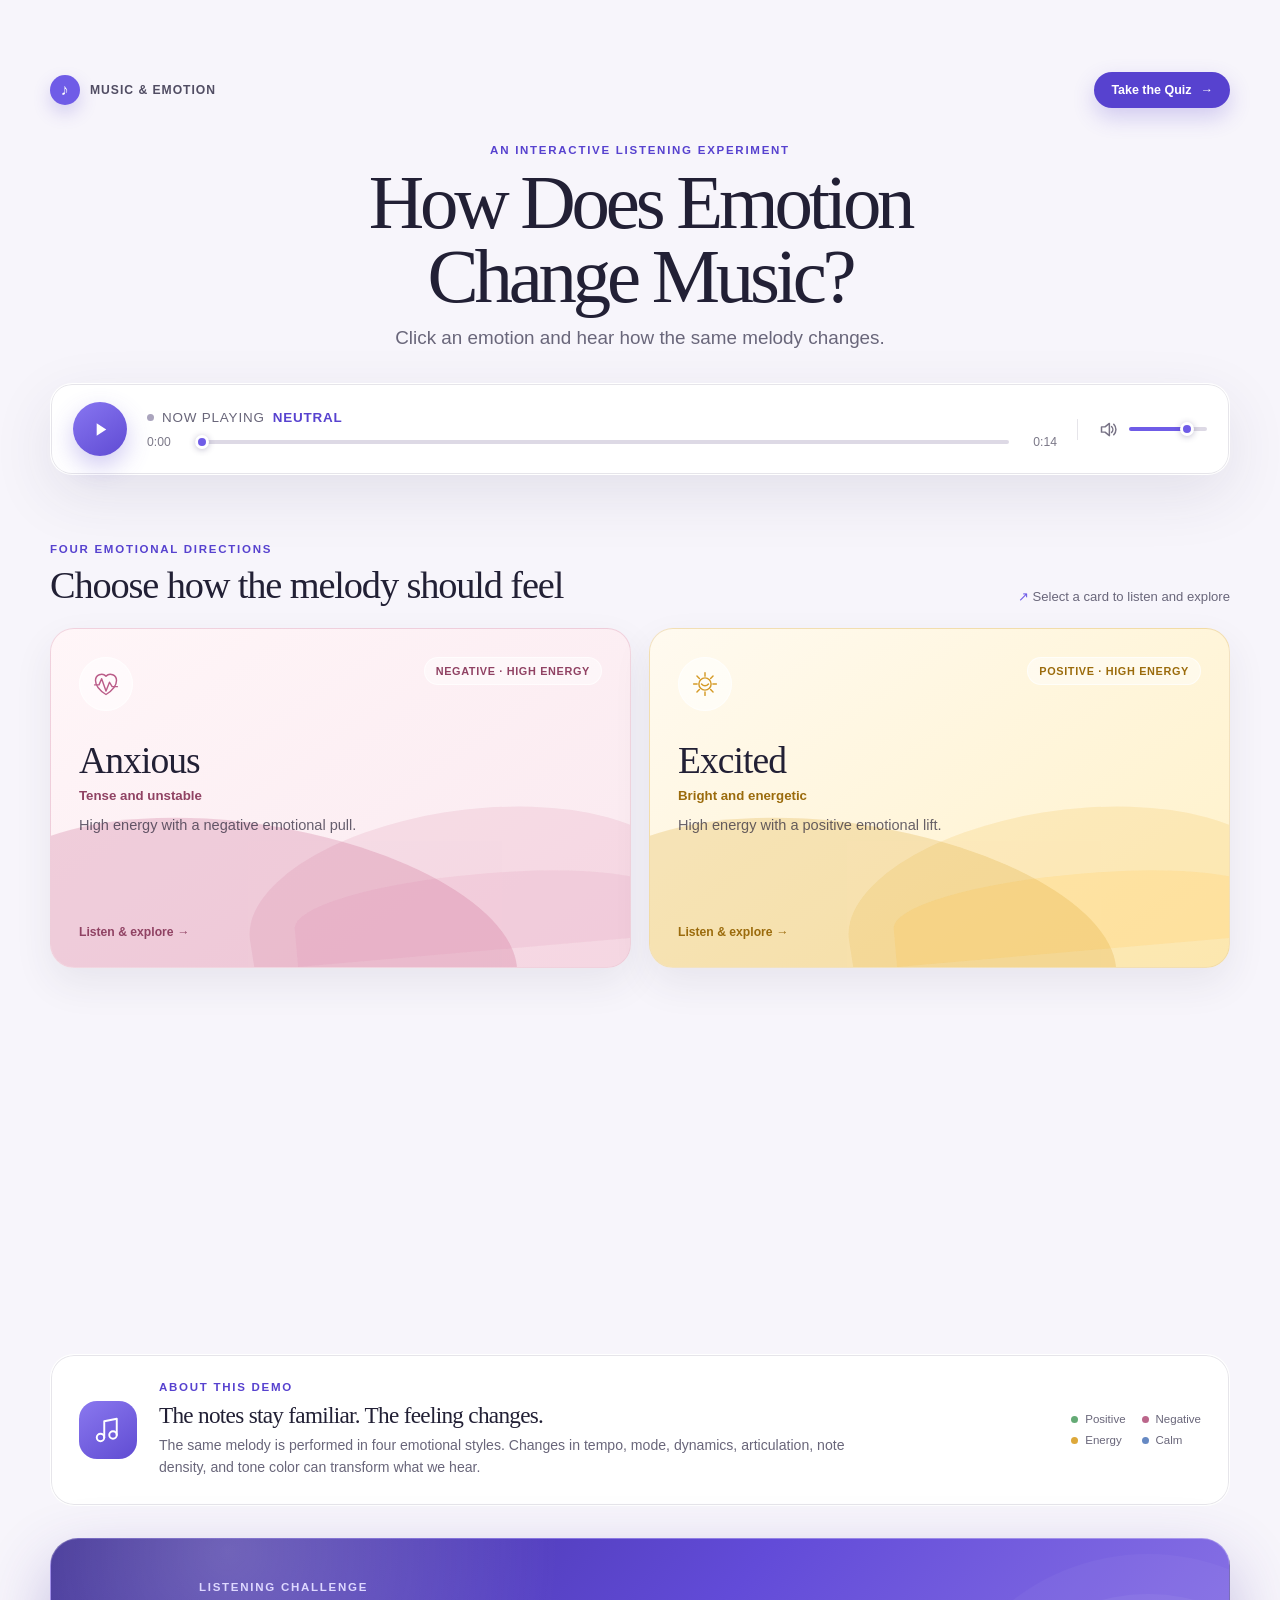
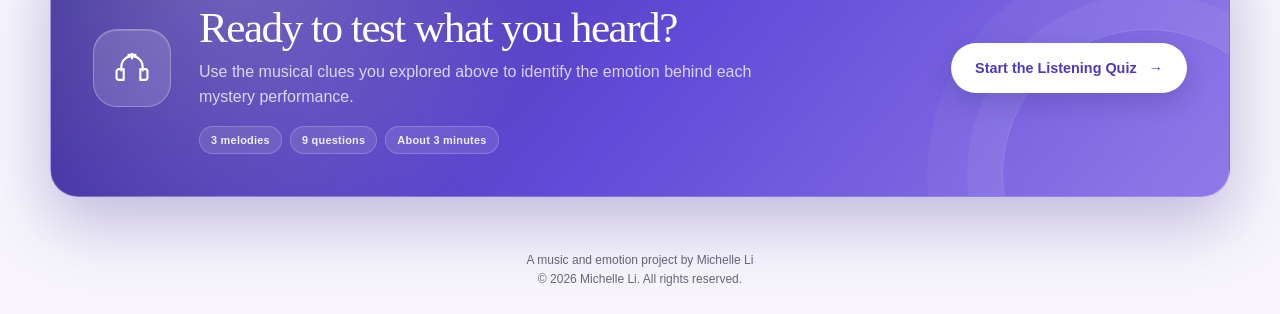
<file: index.html>
<!doctype html>
<html lang="en">
  <head>
    <meta charset="UTF-8" />
    <meta name="viewport" content="width=device-width, initial-scale=1.0" />
    <meta name="robots" content="noindex, nofollow" />
    <title>How Does Emotion Change Music?</title>
    <link rel="stylesheet" href="./styles.css" />
  </head>
  <body>
    <main class="page-shell">
      <nav class="main-nav" aria-label="Main navigation">
        <a class="site-mark" href="#top" aria-label="Music and emotion home">
          <span aria-hidden="true">♪</span>
          Music &amp; Emotion
        </a>
        <a class="top-quiz-link" href="./quiz.html">
          Take the Quiz
          <span aria-hidden="true">→</span>
        </a>
      </nav>

      <header class="hero" id="top">
        <p class="eyebrow">An interactive listening experiment</p>
        <h1>How Does Emotion<br class="title-break" /> Change Music?</h1>
        <p class="subtitle">Click an emotion and hear how the same melody changes.</p>
      </header>

      <section class="player-panel" aria-label="Audio player">
        <button class="play-button" id="playButton" type="button" aria-label="Play Neutral">
          <svg class="play-icon" viewBox="0 0 24 24" aria-hidden="true">
            <path d="M8 5.6v12.8L18 12 8 5.6Z" />
          </svg>
          <svg class="pause-icon" viewBox="0 0 24 24" aria-hidden="true">
            <path d="M7 5h4v14H7zM13 5h4v14h-4z" />
          </svg>
        </button>

        <div class="player-main">
          <div class="now-playing">
            <span class="status-dot" aria-hidden="true"></span>
            <span>Now playing</span>
            <strong id="currentEmotion">Neutral</strong>
          </div>
          <div class="timeline-row">
            <span class="time" id="currentTime">0:00</span>
            <input
              class="range timeline"
              id="timeline"
              type="range"
              min="0"
              max="1000"
              value="0"
              aria-label="Playback position"
            />
            <span class="time" id="duration">0:00</span>
          </div>
        </div>

        <div class="volume-control">
          <svg viewBox="0 0 24 24" aria-hidden="true">
            <path d="M4 9v6h4l5 4V5L8 9H4Zm11.5-.5a5 5 0 0 1 0 7M18 6a8.5 8.5 0 0 1 0 12" />
          </svg>
          <input
            class="range volume"
            id="volume"
            type="range"
            min="0"
            max="1"
            step="0.01"
            value="0.8"
            aria-label="Volume"
          />
        </div>
        <audio id="audio" preload="metadata" src="./data/Audio/Neutral.wav"></audio>
      </section>

      <section class="emotion-section" aria-labelledby="emotionHeading">
        <div class="section-heading">
          <div>
            <p class="section-kicker">Four emotional directions</p>
            <h2 id="emotionHeading">Choose how the melody should feel</h2>
          </div>
          <p class="section-hint"><span aria-hidden="true">↗</span> Select a card to listen and explore</p>
        </div>
        <div class="emotion-grid" id="emotionGrid">
          <button class="emotion-card anxious" type="button" data-emotion="anxious" data-name="Anxious" data-audio="./data/Audio/Anxious.wav">
            <span class="card-inner">
              <span class="card-face card-front">
                <span class="card-topline">
                  <span class="emotion-icon"><svg viewBox="0 0 32 32"><path d="M3 17h5l3-7 5 14 4-10 3 5h6"/><path d="M16 28C8 23 4 18 4 12a7 7 0 0 1 12-5 7 7 0 0 1 12 5c0 6-4 11-12 16Z"/></svg></span>
                  <span class="quadrant-label">Negative · High energy</span>
                </span>
                <span class="front-copy">
                  <span class="emotion-name">Anxious</span>
                  <span class="emotion-direction">Tense and unstable</span>
                  <span class="emotion-summary">High energy with a negative emotional pull.</span>
                </span>
                <span class="explore-label">Listen &amp; explore →</span>
                <span class="landscape"><span class="landscape-line"></span></span>
              </span>
              <span class="card-face card-back">
                <span class="back-intro">
                  <span>
                    <span class="playing-pill">Selected</span>
                    <span class="emotion-name">Anxious</span>
                    <span class="emotion-direction">Tense and unstable</span>
                  </span>
                  <span>
                    <span class="back-title">What changed?</span>
                    <span class="change-list">
                      <span>Faster pulse</span><span>Minor mode</span><span>Irregular rhythm</span><span>Sharper accents</span>
                    </span>
                  </span>
                </span>
                <span class="back-explanation">
                  <span class="back-title">Why it sounds this way</span>
                  <p>Anxiety carries energy without ease. A quicker pulse, darker mode, compressed rhythm, and sharper attacks can make the melody feel urgent and unsettled.</p>
                </span>
                <span class="music-dna">
                  <span class="back-title">Music DNA</span>
                  <span class="dna-note">Illustrative profile</span>
                  <span class="dna-list">
                    <span class="dna-row"><span class="dna-label">Tempo</span><span class="stars">★★★☆☆</span></span>
                    <span class="dna-row"><span class="dna-label">Brightness</span><span class="stars">★★☆☆☆</span></span>
                    <span class="dna-row"><span class="dna-label">Note density</span><span class="stars">★★★☆☆</span></span>
                    <span class="dna-row"><span class="dna-label">Dynamics</span><span class="stars">★★★★☆</span></span>
                    <span class="dna-row"><span class="dna-label">Stability</span><span class="stars">★★★☆☆</span></span>
                  </span>
                </span>
              </span>
            </span>
          </button>

          <button class="emotion-card excited" type="button" data-emotion="excited" data-name="Excited" data-audio="./data/Audio/Excited.wav">
            <span class="card-inner">
              <span class="card-face card-front">
                <span class="card-topline"><span class="emotion-icon"><svg viewBox="0 0 32 32"><path d="M16 3v4M16 25v4M3 16h4M25 16h4M6.8 6.8l2.8 2.8M22.4 22.4l2.8 2.8M25.2 6.8l-2.8 2.8M9.6 22.4l-2.8 2.8"/><circle cx="16" cy="16" r="7"/><path d="M12 16c1.2 1.3 2.5 2 4 2s2.8-.7 4-2"/></svg></span><span class="quadrant-label">Positive · High energy</span></span>
                <span class="front-copy"><span class="emotion-name">Excited</span><span class="emotion-direction">Bright and energetic</span><span class="emotion-summary">High energy with a positive emotional lift.</span></span>
                <span class="explore-label">Listen &amp; explore →</span>
                <span class="landscape"><span class="landscape-line"></span></span>
              </span>
              <span class="card-face card-back">
                <span class="back-intro">
                  <span><span class="playing-pill">Selected</span><span class="emotion-name">Excited</span><span class="emotion-direction">Bright and energetic</span></span>
                  <span><span class="back-title">What changed?</span><span class="change-list"><span>Faster tempo</span><span>Major mode</span><span>Brighter tone</span><span>More motion</span></span></span>
                </span>
                <span class="back-explanation"><span class="back-title">Why it sounds this way</span><p>Excitement feels active and forward-moving. Faster tempo, bright tone, strong rhythm, and denser notes give the melody momentum and an uplifting sense of motion.</p></span>
                <span class="music-dna"><span class="back-title">Music DNA</span><span class="dna-note">Illustrative profile</span><span class="dna-list">
                  <span class="dna-row"><span class="dna-label">Tempo</span><span class="stars">★★★★☆</span></span>
                  <span class="dna-row"><span class="dna-label">Brightness</span><span class="stars">★★★★★</span></span>
                  <span class="dna-row"><span class="dna-label">Note density</span><span class="stars">★★★★☆</span></span>
                  <span class="dna-row"><span class="dna-label">Dynamics</span><span class="stars">★★★★★</span></span>
                  <span class="dna-row"><span class="dna-label">Stability</span><span class="stars">★★★★☆</span></span>
                </span></span>
              </span>
            </span>
          </button>

          <button class="emotion-card happy" type="button" data-emotion="happy" data-name="Happy" data-audio="./data/Audio/Happy.wav">
            <span class="card-inner">
              <span class="card-face card-front">
                <span class="card-topline"><span class="emotion-icon"><svg viewBox="0 0 32 32"><path d="M27 5C15 6 8 12 8 21c0 4 3 6 6 6 8 0 13-10 13-22Z"/><path d="M5 28c4-7 9-12 17-17M14 22c0-3-.5-5-2-7M18 17c2 0 4 .5 5 1"/></svg></span><span class="quadrant-label">Positive · Moderate energy</span></span>
                <span class="front-copy"><span class="emotion-name">Happy</span><span class="emotion-direction">Bright and lively</span><span class="emotion-summary">Positive emotion with lively, playful movement.</span></span>
                <span class="explore-label">Listen &amp; explore →</span>
                <span class="landscape"><span class="landscape-line"></span></span>
              </span>
              <span class="card-face card-back">
                <span class="back-intro">
                  <span><span class="playing-pill">Selected</span><span class="emotion-name">Happy</span><span class="emotion-direction">Bright and lively</span></span>
                  <span><span class="back-title">What changed?</span><span class="change-list"><span>Slightly faster tempo</span><span>Brighter tone</span><span>More staccato</span><span>Lively movement</span></span></span>
                </span>
                <span class="back-explanation"><span class="back-title">Why it sounds this way</span><p>Happiness feels bright, playful, and forward-moving. A slightly faster tempo, lively tone, and more staccato notes give the melody a light sense of bounce.</p></span>
                <span class="music-dna"><span class="back-title">Music DNA</span><span class="dna-note">Illustrative profile</span><span class="dna-list">
                  <span class="dna-row"><span class="dna-label">Tempo</span><span class="stars">★★★★★</span></span>
                  <span class="dna-row"><span class="dna-label">Brightness</span><span class="stars">★★★★★</span></span>
                  <span class="dna-row"><span class="dna-label">Note density</span><span class="stars">★★★★☆</span></span>
                  <span class="dna-row"><span class="dna-label">Dynamics</span><span class="stars">★★★☆☆</span></span>
                  <span class="dna-row"><span class="dna-label">Stability</span><span class="stars">★★★★☆</span></span>
                </span></span>
              </span>
            </span>
          </button>

          <button class="emotion-card sad" type="button" data-emotion="sad" data-name="Sad" data-audio="./data/Audio/Sad.wav">
            <span class="card-inner">
              <span class="card-face card-front">
                <span class="card-topline"><span class="emotion-icon"><svg viewBox="0 0 32 32"><path d="M9 21h15a6 6 0 0 0 0-12 9 9 0 0 0-17 3 5 5 0 0 0 2 9Z"/><path d="M11 25l-1 3M17 25l-1 3M23 25l-1 3"/></svg></span><span class="quadrant-label">Negative · Low energy</span></span>
                <span class="front-copy"><span class="emotion-name">Sad</span><span class="emotion-direction">Slow and reflective</span><span class="emotion-summary">Low energy with a negative emotional weight.</span></span>
                <span class="explore-label">Listen &amp; explore →</span>
                <span class="landscape"><span class="landscape-line"></span></span>
              </span>
              <span class="card-face card-back">
                <span class="back-intro">
                  <span><span class="playing-pill">Selected</span><span class="emotion-name">Sad</span><span class="emotion-direction">Slow and reflective</span></span>
                  <span><span class="back-title">What changed?</span><span class="change-list"><span>Slower tempo</span><span>Minor mode</span><span>Fewer notes</span><span>Darker tone</span></span></span>
                </span>
                <span class="back-explanation"><span class="back-title">Why it sounds this way</span><p>Sadness often lowers the energy of a performance. Slower tempo, sustained notes, softer dynamics, and darker tone create more space for the melody to feel reflective.</p></span>
                <span class="music-dna"><span class="back-title">Music DNA</span><span class="dna-note">Illustrative profile</span><span class="dna-list">
                  <span class="dna-row"><span class="dna-label">Tempo</span><span class="stars">★☆☆☆☆</span></span>
                  <span class="dna-row"><span class="dna-label">Brightness</span><span class="stars">★☆☆☆☆</span></span>
                  <span class="dna-row"><span class="dna-label">Note density</span><span class="stars">★★☆☆☆</span></span>
                  <span class="dna-row"><span class="dna-label">Dynamics</span><span class="stars">★★☆☆☆</span></span>
                  <span class="dna-row"><span class="dna-label">Stability</span><span class="stars">★★★★☆</span></span>
                </span></span>
              </span>
            </span>
          </button>
        </div>
      </section>

      <section class="about-panel" aria-labelledby="aboutHeading">
        <div class="about-icon" aria-hidden="true">
          <svg viewBox="0 0 24 24">
            <path d="M9 18V5l10-2v13" />
            <circle cx="6" cy="18" r="3" />
            <circle cx="16" cy="16" r="3" />
          </svg>
        </div>
        <div>
          <p class="section-kicker">About this demo</p>
          <h2 id="aboutHeading">The notes stay familiar. The feeling changes.</h2>
          <p>
            The same melody is performed in four emotional styles. Changes in tempo, mode,
            dynamics, articulation, note density, and tone color can transform what we hear.
          </p>
        </div>
        <div class="axis-key" aria-label="Emotion model key">
          <span><i class="axis-dot positive"></i> Positive</span>
          <span><i class="axis-dot negative"></i> Negative</span>
          <span><i class="axis-dot energy"></i> Energy</span>
          <span><i class="axis-dot calm"></i> Calm</span>
        </div>
      </section>

      <section class="quiz-invite" aria-labelledby="quizInviteHeading">
        <div class="quiz-invite-icon" aria-hidden="true">
          <svg viewBox="0 0 32 32">
            <path d="M7 18v-3a9 9 0 0 1 18 0v3" />
            <path d="M7 17H5a2 2 0 0 0-2 2v5a2 2 0 0 0 2 2h4v-9H7ZM25 17h2a2 2 0 0 1 2 2v5a2 2 0 0 1-2 2h-4v-9h2Z" />
            <path d="M16 8V4M13 5h6" />
          </svg>
        </div>
        <div class="quiz-invite-copy">
          <p class="section-kicker">Listening challenge</p>
          <h2 id="quizInviteHeading">Ready to test what you heard?</h2>
          <p>Use the musical clues you explored above to identify the emotion behind each mystery performance.</p>
          <div class="quiz-meta" aria-label="Quiz details">
            <span>3 melodies</span>
            <span>9 questions</span>
            <span>About 3 minutes</span>
          </div>
        </div>
        <a class="quiz-link" href="./quiz.html">
          Start the Listening Quiz
          <span aria-hidden="true">→</span>
        </a>
      </section>
    </main>

    <footer class="site-footer">
      <span>A music and emotion project by Michelle Li</span>
      <span>© 2026 Michelle Li. All rights reserved.</span>
    </footer>

    <script src="./app.js"></script>
  </body>
</html>
</file>
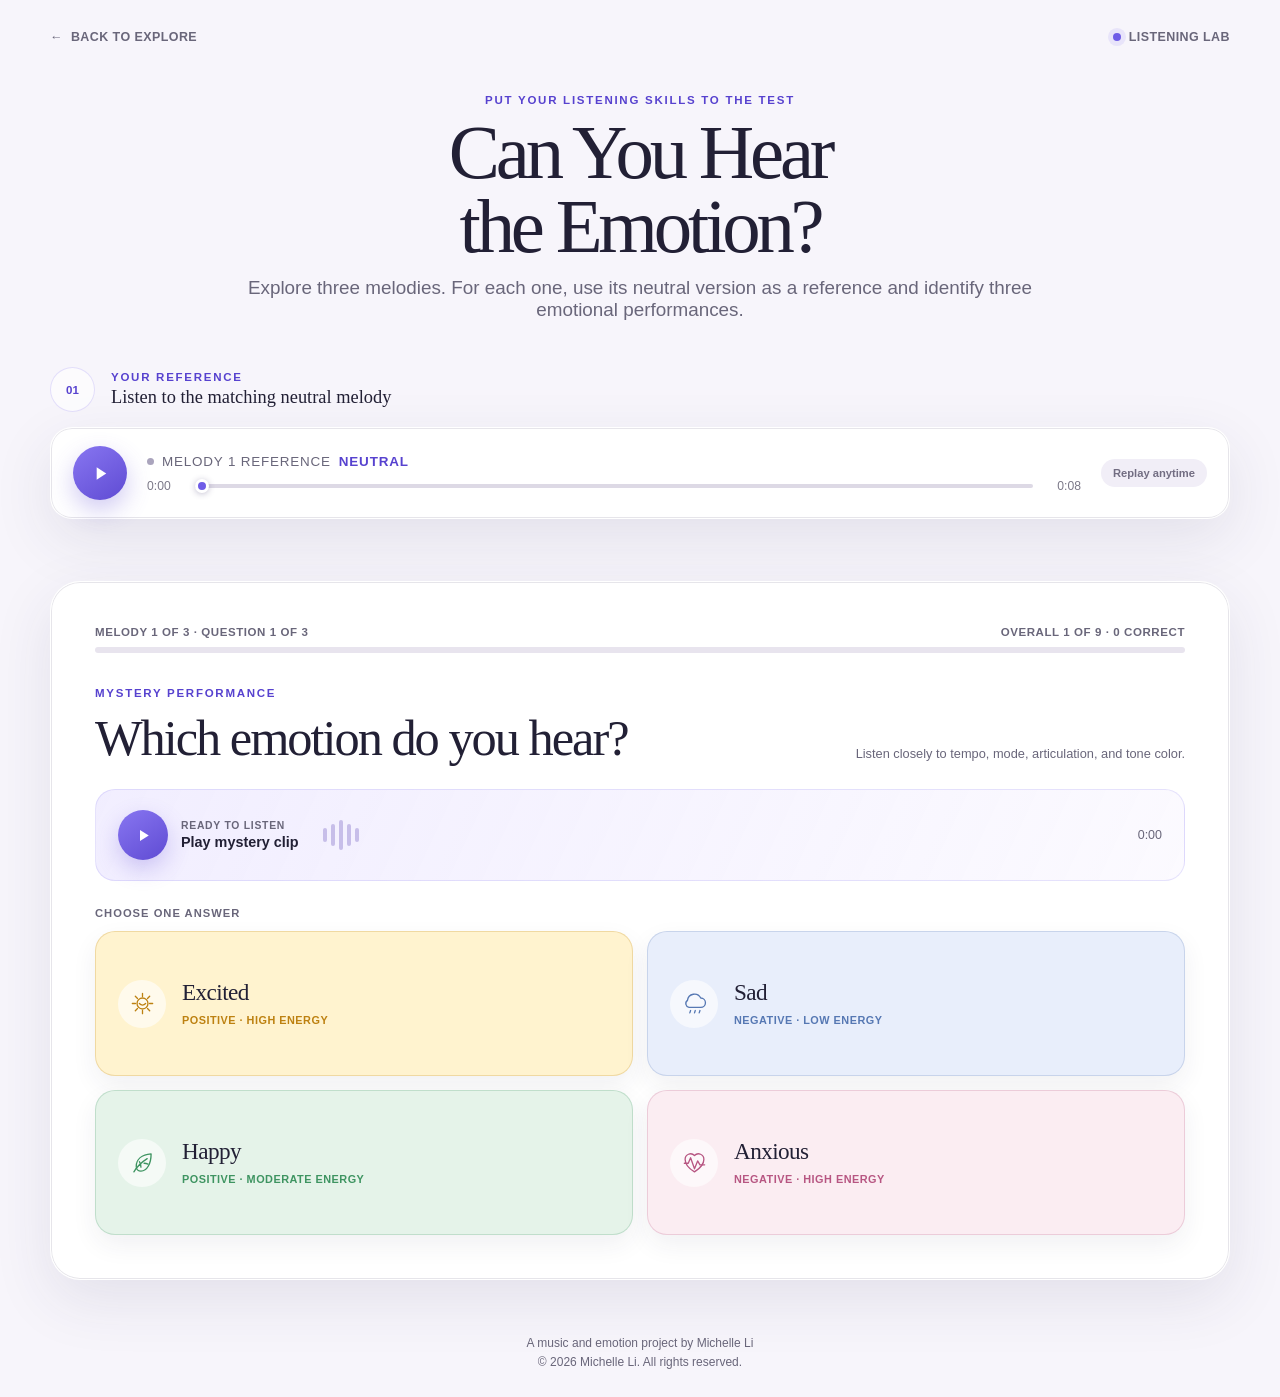
<file: quiz.html>
<!doctype html>
<html lang="en">
  <head>
    <meta charset="UTF-8" />
    <meta name="viewport" content="width=device-width, initial-scale=1.0" />
    <meta name="robots" content="noindex, nofollow" />
    <title>Listening Quiz · How Does Emotion Change Music?</title>
    <link rel="stylesheet" href="./styles.css" />
    <link rel="stylesheet" href="./quiz.css" />
  </head>
  <body>
    <main class="page-shell quiz-page">
      <nav class="quiz-nav">
        <a href="./index.html"><span aria-hidden="true">←</span> Back to explore</a>
        <span class="quiz-nav-mark"><i aria-hidden="true"></i> Listening Lab</span>
      </nav>

      <header class="quiz-hero">
        <p class="eyebrow">Put your listening skills to the test</p>
        <h1>Can You Hear<br class="title-break" /> the Emotion?</h1>
        <p class="subtitle">
          Explore three melodies. For each one, use its neutral version as a reference and identify three emotional performances.
        </p>
      </header>

      <section class="reference-section">
        <div class="reference-label">
          <span class="reference-number" id="referenceNumber">01</span>
          <div>
            <p class="section-kicker">Your reference</p>
            <h2 id="referenceHeading">Listen to the matching neutral melody</h2>
          </div>
        </div>

        <div class="player-panel reference-player" id="referencePlayer" aria-label="Neutral reference player">
          <button class="play-button" id="referencePlay" type="button" aria-label="Play Neutral reference">
            <svg class="play-icon" viewBox="0 0 24 24" aria-hidden="true"><path d="M8 5.6v12.8L18 12 8 5.6Z" /></svg>
            <svg class="pause-icon" viewBox="0 0 24 24" aria-hidden="true"><path d="M7 5h4v14H7zM13 5h4v14h-4z" /></svg>
          </button>
          <div class="player-main">
            <div class="now-playing">
              <span class="status-dot" aria-hidden="true"></span>
              <span id="referenceMelody">Melody 1 reference</span>
              <strong>Neutral</strong>
            </div>
            <div class="timeline-row">
              <span class="time" id="referenceCurrentTime">0:00</span>
              <input class="range timeline" id="referenceTimeline" type="range" min="0" max="1000" value="0" aria-label="Neutral playback position" />
              <span class="time" id="referenceDuration">0:00</span>
            </div>
          </div>
          <div class="reference-badge">Replay anytime</div>
          <audio id="referenceAudio" preload="metadata" src="./data/Audio/m01_Neutral.wav"></audio>
        </div>
      </section>

      <section class="quiz-stage" id="quizStage">
        <div class="quiz-progress-wrap">
          <div class="quiz-progress-copy">
            <span id="questionCounter">Melody 1 of 3 · Question 1 of 3</span>
            <span id="scoreCounter">Overall 1 of 9 · 0 correct</span>
          </div>
          <div class="quiz-progress">
            <span id="quizProgressFill"></span>
          </div>
        </div>

        <div class="question-heading">
          <div>
            <p class="section-kicker">Mystery performance</p>
            <h2>Which emotion do you hear?</h2>
          </div>
          <p>Listen closely to tempo, mode, articulation, and tone color.</p>
        </div>

        <div class="mystery-player" id="mysteryPlayer">
          <button class="mystery-play" id="mysteryPlay" type="button" aria-label="Play mystery performance">
            <span class="mystery-play-icon">
              <svg class="play-icon" viewBox="0 0 24 24" aria-hidden="true"><path d="M8 5.6v12.8L18 12 8 5.6Z" /></svg>
              <svg class="pause-icon" viewBox="0 0 24 24" aria-hidden="true"><path d="M7 5h4v14H7zM13 5h4v14h-4z" /></svg>
            </span>
            <span>
              <small id="mysteryStatus">Ready to listen</small>
              <strong>Play mystery clip</strong>
            </span>
          </button>
          <div class="mystery-wave">
            <span></span><span></span><span></span><span></span><span></span>
          </div>
          <span class="mystery-time" id="mysteryTime">0:00</span>
          <audio id="questionAudio" preload="metadata"></audio>
        </div>

        <div class="answer-prompt">Choose one answer</div>
        <div class="answer-grid" id="answerGrid"></div>

        <div class="feedback-panel" id="feedbackPanel" hidden>
          <div class="feedback-icon" id="feedbackIcon" aria-hidden="true"></div>
          <div class="feedback-copy">
            <p class="feedback-label" id="feedbackLabel"></p>
            <h3 id="feedbackTitle"></h3>
            <p id="feedbackText"></p>
          </div>
          <button class="next-button" id="nextButton" type="button">
            Next question <span aria-hidden="true">→</span>
          </button>
        </div>
      </section>

      <section class="results-panel" id="resultsPanel" hidden>
        <div class="result-orbit"><span id="resultScore">0/9</span></div>
        <p class="section-kicker">Quiz complete</p>
        <h2 id="resultTitle">Great listening!</h2>
        <p id="resultMessage"></p>
        <div class="result-review" id="resultReview"></div>
        <form
          class="results-submit"
          id="resultsForm"
          name="emotion-quiz-results"
          method="POST"
          data-netlify="true"
        >
          <input type="hidden" name="form-name" value="emotion-quiz-results" />
          <input type="hidden" name="q01_stimulus_id" />
          <input type="hidden" name="q01_expected" />
          <input type="hidden" name="q01_selected" />
          <input type="hidden" name="q01_correct" />
          <input type="hidden" name="q02_stimulus_id" />
          <input type="hidden" name="q02_expected" />
          <input type="hidden" name="q02_selected" />
          <input type="hidden" name="q02_correct" />
          <input type="hidden" name="q03_stimulus_id" />
          <input type="hidden" name="q03_expected" />
          <input type="hidden" name="q03_selected" />
          <input type="hidden" name="q03_correct" />
          <input type="hidden" name="q04_stimulus_id" />
          <input type="hidden" name="q04_expected" />
          <input type="hidden" name="q04_selected" />
          <input type="hidden" name="q04_correct" />
          <input type="hidden" name="q05_stimulus_id" />
          <input type="hidden" name="q05_expected" />
          <input type="hidden" name="q05_selected" />
          <input type="hidden" name="q05_correct" />
          <input type="hidden" name="q06_stimulus_id" />
          <input type="hidden" name="q06_expected" />
          <input type="hidden" name="q06_selected" />
          <input type="hidden" name="q06_correct" />
          <input type="hidden" name="q07_stimulus_id" />
          <input type="hidden" name="q07_expected" />
          <input type="hidden" name="q07_selected" />
          <input type="hidden" name="q07_correct" />
          <input type="hidden" name="q08_stimulus_id" />
          <input type="hidden" name="q08_expected" />
          <input type="hidden" name="q08_selected" />
          <input type="hidden" name="q08_correct" />
          <input type="hidden" name="q09_stimulus_id" />
          <input type="hidden" name="q09_expected" />
          <input type="hidden" name="q09_selected" />
          <input type="hidden" name="q09_correct" />
          <input type="hidden" name="question_count" />
          <input type="hidden" name="total_correct" />
          <input type="hidden" name="accuracy" />

          <p class="submit-explanation">
            Your anonymous results can help us understand how effectively musical changes communicate emotion. No personal information is collected.
          </p>
          <button class="submit-results-button" id="submitResultsButton" type="submit">
            Submit results <span aria-hidden="true">→</span>
          </button>
          <p class="submit-status" id="submitStatus"></p>
        </form>
        <div class="result-actions">
          <button class="restart-button" id="restartButton" type="button">Try again <span aria-hidden="true">↻</span></button>
          <a class="review-link" href="./index.html">Review the emotion guide</a>
        </div>
      </section>
    </main>

    <footer class="site-footer">
      <span>A music and emotion project by Michelle Li</span>
      <span>© 2026 Michelle Li. All rights reserved.</span>
    </footer>

    <script src="./quiz.js"></script>
  </body>
</html>
</file>
<file: styles.css>
:root {
  color-scheme: light;
  --ink: #222035;
  --muted: #69667a;
  --paper: #fbfaf7;
  --violet: #6f5ce7;
  --violet-dark: #5742cf;
  --line: rgba(49, 42, 82, 0.12);
  --shadow: 0 20px 60px rgba(53, 45, 86, 0.1);
}

* {
  box-sizing: border-box;
}

html {
  scroll-behavior: smooth;
}

body {
  margin: 0;
  min-width: 320px;
  min-height: 100vh;
  overflow-x: hidden;
  color: var(--ink);
  background: #f7f5fb;
  font-family: Arial, sans-serif;
}

button,
input {
  font: inherit;
}

button {
  color: inherit;
}

.page-shell {
  width: min(1180px, calc(100% - 40px));
  margin: 0 auto;
  padding: 72px 0 56px;
}

.site-footer {
  display: grid;
  gap: 5px;
  padding: 0 20px 28px;
  color: var(--muted);
  font-size: 0.75rem;
  text-align: center;
}

.main-nav {
  display: flex;
  align-items: center;
  justify-content: space-between;
  margin-bottom: 36px;
}

.site-mark,
.top-quiz-link {
  text-decoration: none;
}

.site-mark {
  display: inline-flex;
  gap: 10px;
  align-items: center;
  color: #514d63;
  font-size: 0.76rem;
  font-weight: 800;
  letter-spacing: 0.08em;
  text-transform: uppercase;
}

.site-mark span {
  display: grid;
  width: 30px;
  height: 30px;
  place-items: center;
  border-radius: 50%;
  color: white;
  background: var(--violet);
  font-size: 1rem;
  box-shadow: 0 8px 18px rgba(87, 66, 207, 0.22);
}

.top-quiz-link {
  display: inline-flex;
  gap: 9px;
  align-items: center;
  padding: 11px 17px;
  border-radius: 999px;
  color: white;
  background: var(--violet-dark);
  box-shadow: 0 9px 22px rgba(87, 66, 207, 0.24);
  font-size: 0.78rem;
  font-weight: 800;
  transition: transform 180ms ease, box-shadow 180ms ease;
}

.top-quiz-link span,
.quiz-link span {
  transition: transform 180ms ease;
}

.top-quiz-link:hover {
  transform: translateY(-2px);
  box-shadow: 0 13px 27px rgba(87, 66, 207, 0.3);
}

.top-quiz-link:hover span,
.quiz-link:hover span {
  transform: translateX(4px);
}

.top-quiz-link:focus-visible,
.site-mark:focus-visible {
  outline: 3px solid rgba(111, 92, 231, 0.28);
  outline-offset: 4px;
}

.hero {
  max-width: 870px;
  margin: 0 auto 34px;
  text-align: center;
}

.eyebrow,
.section-kicker {
  margin: 0 0 10px;
  color: var(--violet-dark);
  font-size: 0.72rem;
  font-weight: 800;
  letter-spacing: 0.15em;
  text-transform: uppercase;
}

h1,
h2,
p {
  margin-top: 0;
}

h1,
h2,
.emotion-name {
  font-family: Georgia, "Times New Roman", serif;
}

h1 {
  margin-bottom: 14px;
  font-size: clamp(2.75rem, 6vw, 5.55rem);
  font-weight: 500;
  letter-spacing: -0.055em;
  line-height: 0.96;
}

.subtitle {
  margin-bottom: 0;
  color: var(--muted);
  font-size: clamp(1rem, 2vw, 1.18rem);
}

.player-panel {
  display: grid;
  grid-template-columns: auto minmax(0, 1fr) auto;
  gap: 20px;
  align-items: center;
  margin-bottom: 68px;
  padding: 18px 22px;
  border: 1px solid rgba(255, 255, 255, 0.85);
  border-radius: 22px;
  background: white;
  box-shadow: var(--shadow), inset 0 0 0 1px var(--line);
}

.play-button {
  display: grid;
  width: 54px;
  height: 54px;
  padding: 0;
  place-items: center;
  border: 0;
  border-radius: 50%;
  color: white;
  background: linear-gradient(145deg, #8876f1, #5f4bd3);
  box-shadow: 0 10px 24px rgba(99, 79, 213, 0.3);
  cursor: pointer;
  transition: transform 180ms ease, box-shadow 180ms ease;
}

.play-button:hover {
  transform: translateY(-2px);
  box-shadow: 0 13px 28px rgba(99, 79, 213, 0.36);
}

.play-button:focus-visible,
.emotion-card:focus-visible {
  outline: 3px solid rgba(111, 92, 231, 0.28);
  outline-offset: 4px;
}

.play-button svg {
  width: 23px;
  height: 23px;
  fill: currentColor;
}

.play-button .pause-icon,
.play-button.is-playing .play-icon {
  display: none;
}

.play-button.is-playing .pause-icon {
  display: block;
}

.player-main {
  min-width: 0;
}

.now-playing {
  display: flex;
  gap: 8px;
  align-items: center;
  margin-bottom: 10px;
  color: var(--muted);
  font-size: 0.84rem;
  text-transform: uppercase;
  letter-spacing: 0.06em;
}

.now-playing strong {
  overflow: hidden;
  color: var(--violet-dark);
  text-overflow: ellipsis;
  white-space: nowrap;
}

.status-dot {
  width: 7px;
  height: 7px;
  border-radius: 50%;
  background: #aaa4bd;
  transition: background 180ms ease, box-shadow 180ms ease;
}

.player-panel.is-playing .status-dot {
  background: #725ee2;
  box-shadow: 0 0 0 5px rgba(114, 94, 226, 0.11);
}

.timeline-row {
  display: grid;
  grid-template-columns: 38px minmax(80px, 1fr) 38px;
  gap: 10px;
  align-items: center;
}

.time {
  color: #7b7888;
  font-size: 0.76rem;
  font-variant-numeric: tabular-nums;
}

.time:last-child {
  text-align: right;
}

.range {
  --range-progress: 0%;
  width: 100%;
  height: 4px;
  margin: 0;
  appearance: none;
  border-radius: 999px;
  background: linear-gradient(to right, var(--violet) var(--range-progress), #ddd9e5 var(--range-progress));
  cursor: pointer;
}

.range::-webkit-slider-thumb {
  width: 14px;
  height: 14px;
  appearance: none;
  border: 3px solid white;
  border-radius: 50%;
  background: var(--violet);
  box-shadow: 0 1px 6px rgba(52, 42, 100, 0.3);
}

.volume-control {
  display: flex;
  gap: 10px;
  align-items: center;
  padding-left: 20px;
  border-left: 1px solid var(--line);
}

.volume-control svg {
  width: 21px;
  height: 21px;
  fill: none;
  stroke: #777285;
  stroke-linecap: round;
  stroke-linejoin: round;
  stroke-width: 1.7;
}

.volume {
  --range-progress: 80%;
  width: 78px;
}

.emotion-section {
  margin-bottom: 28px;
}

.section-heading {
  display: flex;
  gap: 30px;
  align-items: flex-end;
  justify-content: space-between;
  margin-bottom: 22px;
}

.section-heading h2,
.about-panel h2 {
  margin-bottom: 0;
  font-size: clamp(1.65rem, 3vw, 2.45rem);
  font-weight: 500;
  letter-spacing: -0.03em;
  line-height: 1.05;
}

.section-hint {
  margin-bottom: 2px;
  color: var(--muted);
  font-size: 0.82rem;
  white-space: nowrap;
}

.section-hint span {
  color: var(--violet);
}

.emotion-grid {
  display: grid;
  grid-template-columns: repeat(2, minmax(0, 1fr));
  gap: 18px;
}

.emotion-card {
  position: relative;
  min-height: 340px;
  padding: 0;
  border: 0;
  border-radius: 24px;
  background: transparent;
  perspective: 1400px;
  cursor: pointer;
  text-align: left;
}

.card-inner {
  position: absolute;
  inset: 0;
  border-radius: inherit;
  transform-style: preserve-3d;
  transition: transform 700ms cubic-bezier(0.2, 0.72, 0.2, 1);
}

.emotion-card.is-flipped .card-inner {
  transform: rotateY(180deg);
}

.card-face {
  position: absolute;
  inset: 0;
  overflow: hidden;
  padding: 28px;
  border: 1px solid var(--card-line);
  border-radius: inherit;
  background: var(--card-bg);
  box-shadow: 0 16px 38px rgba(54, 47, 72, 0.08);
  backface-visibility: hidden;
  -webkit-backface-visibility: hidden;
}

.card-front {
  display: flex;
  flex-direction: column;
}

.card-back {
  display: grid;
  grid-template-columns: minmax(0, 0.9fr) minmax(0, 1.35fr) minmax(130px, 0.8fr);
  gap: 22px;
  align-items: stretch;
  transform: rotateY(180deg);
}

.emotion-card:hover:not(.is-flipped) .card-inner {
  transform: translateY(-4px);
}

.emotion-card:hover .card-face {
  box-shadow: 0 20px 44px rgba(54, 47, 72, 0.13);
}

.card-topline {
  position: relative;
  z-index: 2;
  display: flex;
  align-items: flex-start;
  justify-content: space-between;
}

.emotion-icon {
  display: grid;
  width: 54px;
  height: 54px;
  place-items: center;
  border-radius: 50%;
  color: var(--card-accent);
  background: rgba(255, 255, 255, 0.58);
  box-shadow: inset 0 0 0 1px rgba(255, 255, 255, 0.62);
  font-size: 1.5rem;
}

.emotion-icon svg {
  width: 28px;
  height: 28px;
  fill: none;
  stroke: currentColor;
  stroke-linecap: round;
  stroke-linejoin: round;
  stroke-width: 1.65;
}

.quadrant-label,
.playing-pill {
  padding: 7px 11px;
  border: 1px solid rgba(255, 255, 255, 0.65);
  border-radius: 999px;
  color: var(--card-accent-dark);
  background: rgba(255, 255, 255, 0.48);
  font-size: 0.68rem;
  font-weight: 800;
  letter-spacing: 0.06em;
  text-transform: uppercase;
}

.playing-pill {
  display: inline-flex;
  gap: 6px;
  align-items: center;
  width: fit-content;
  color: white;
  background: var(--card-accent);
}

.playing-pill::before {
  width: 5px;
  height: 5px;
  border-radius: 50%;
  background: currentColor;
  content: "";
}

.front-copy {
  position: relative;
  z-index: 2;
  width: 70%;
  margin-top: 28px;
}

.emotion-name {
  display: block;
  margin-bottom: 6px;
  font-size: clamp(1.75rem, 3vw, 2.35rem);
  font-weight: 500;
  letter-spacing: -0.025em;
}

.emotion-direction {
  display: block;
  margin-bottom: 12px;
  color: var(--card-accent-dark);
  font-size: 0.83rem;
  font-weight: 800;
}

.emotion-summary {
  display: block;
  margin-bottom: 0;
  color: rgba(38, 33, 52, 0.7);
  font-size: 0.91rem;
  line-height: 1.5;
}

.explore-label {
  position: relative;
  z-index: 3;
  display: flex;
  gap: 6px;
  align-items: center;
  width: fit-content;
  margin-top: auto;
  color: var(--card-accent-dark);
  font-size: 0.76rem;
  font-weight: 800;
}

.landscape {
  position: absolute;
  inset: auto 0 0;
  height: 54%;
  opacity: 0.98;
  pointer-events: none;
}

.landscape::before,
.landscape::after {
  position: absolute;
  right: -10%;
  bottom: -24%;
  width: 76%;
  height: 110%;
  border-radius: 48% 52% 0 0;
  background: var(--hill-far);
  transform: rotate(-9deg);
  content: "";
}

.landscape::after {
  right: auto;
  bottom: -46%;
  left: -12%;
  width: 93%;
  height: 124%;
  background: var(--hill-near);
  transform: rotate(8deg);
}

.landscape-line {
  position: absolute;
  right: -6%;
  bottom: 9%;
  width: 64%;
  height: 42%;
  border-radius: 50% 48% 0 0;
  background: var(--hill-line);
  transform: rotate(-5deg);
}

.anxious {
  --card-bg: linear-gradient(145deg, #fff6f8 0%, #fae8ef 100%);
  --card-line: rgba(188, 92, 128, 0.2);
  --card-accent: #bb5d89;
  --card-accent-dark: #904263;
  --hill-far: rgba(222, 151, 177, 0.22);
  --hill-near: rgba(203, 105, 143, 0.27);
  --hill-line: rgba(236, 185, 204, 0.38);
}

.excited {
  --card-bg: linear-gradient(145deg, #fffaf0 0%, #fff1c7 100%);
  --card-line: rgba(195, 143, 40, 0.22);
  --card-accent: #d59a26;
  --card-accent-dark: #9b6b0c;
  --hill-far: rgba(239, 194, 91, 0.23);
  --hill-near: rgba(220, 165, 45, 0.25);
  --hill-line: rgba(255, 218, 133, 0.45);
}

.happy {
  --card-bg: linear-gradient(145deg, #f5fbf7 0%, #ddf0e4 100%);
  --card-line: rgba(65, 143, 96, 0.22);
  --card-accent: #55a878;
  --card-accent-dark: #32764f;
  --hill-far: rgba(116, 190, 145, 0.22);
  --hill-near: rgba(69, 160, 104, 0.27);
  --hill-line: rgba(162, 213, 181, 0.44);
}

.sad {
  --card-bg: linear-gradient(145deg, #f5f8ff 0%, #e2eafb 100%);
  --card-line: rgba(74, 112, 176, 0.2);
  --card-accent: #6588c5;
  --card-accent-dark: #44649d;
  --hill-far: rgba(124, 153, 205, 0.22);
  --hill-near: rgba(78, 116, 180, 0.25);
  --hill-line: rgba(160, 181, 220, 0.43);
}

.back-intro,
.back-explanation,
.music-dna {
  min-width: 0;
}

.back-intro {
  display: flex;
  flex-direction: column;
  justify-content: space-between;
}

.back-intro .emotion-name {
  margin: 14px 0 3px;
  font-size: 1.75rem;
}

.back-title {
  display: flex;
  gap: 8px;
  align-items: center;
  margin: 2px 0 14px;
  font-size: 0.74rem;
  font-weight: 850;
  letter-spacing: 0.08em;
  text-transform: uppercase;
}

.back-title svg {
  width: 18px;
  height: 18px;
  fill: none;
  stroke: var(--card-accent-dark);
  stroke-linecap: round;
  stroke-linejoin: round;
  stroke-width: 1.6;
}

.change-list {
  display: grid;
  gap: 8px;
  margin: 0;
  padding: 0;
  list-style: none;
}

.change-list > span {
  display: flex;
  gap: 8px;
  align-items: flex-start;
  color: rgba(38, 33, 52, 0.75);
  font-size: 0.78rem;
  line-height: 1.35;
}

.change-list > span::before {
  width: 5px;
  height: 5px;
  flex: 0 0 auto;
  margin-top: 5px;
  border-radius: 50%;
  background: var(--card-accent);
  content: "";
}

.back-explanation {
  padding: 0 22px;
  border-right: 1px solid rgba(72, 62, 90, 0.12);
  border-left: 1px solid rgba(72, 62, 90, 0.12);
}

.back-explanation p {
  margin: 0;
  color: rgba(38, 33, 52, 0.73);
  font-size: 0.8rem;
  line-height: 1.48;
}

.music-dna {
  display: flex;
  flex-direction: column;
}

.dna-note {
  margin: -7px 0 12px;
  color: rgba(38, 33, 52, 0.5);
  font-size: 0.65rem;
}

.dna-list {
  display: grid;
  gap: 9px;
}

.dna-row {
  display: grid;
  grid-template-columns: minmax(62px, 1fr) auto;
  gap: 8px;
  align-items: center;
}

.dna-label {
  color: rgba(38, 33, 52, 0.72);
  font-size: 0.68rem;
}

.stars {
  display: flex;
  gap: 2px;
  color: var(--card-accent);
  font-size: 0.73rem;
  letter-spacing: -0.08em;
}

.about-panel {
  display: grid;
  grid-template-columns: auto minmax(0, 1fr) auto;
  gap: 22px;
  align-items: center;
  padding: 26px 28px;
  border: 1px solid rgba(255, 255, 255, 0.82);
  border-radius: 24px;
  background: white;
  box-shadow: inset 0 0 0 1px var(--line);
}

.about-icon {
  display: grid;
  width: 58px;
  height: 58px;
  place-items: center;
  border-radius: 18px;
  color: white;
  background: linear-gradient(145deg, #8a78ef, #604cd2);
}

.about-icon svg {
  width: 30px;
  height: 30px;
  fill: none;
  stroke: currentColor;
  stroke-linecap: round;
  stroke-linejoin: round;
  stroke-width: 1.55;
}

.about-panel h2 {
  margin-bottom: 8px;
  font-size: 1.45rem;
}

.about-panel p:not(.section-kicker) {
  max-width: 720px;
  margin-bottom: 0;
  color: var(--muted);
  font-size: 0.88rem;
  line-height: 1.55;
}

.axis-key {
  display: grid;
  grid-template-columns: repeat(2, auto);
  gap: 9px 16px;
  color: var(--muted);
  font-size: 0.72rem;
}

.axis-key span {
  display: flex;
  gap: 7px;
  align-items: center;
  white-space: nowrap;
}

.axis-dot {
  width: 7px;
  height: 7px;
  border-radius: 50%;
}

.axis-dot.positive { background: #64aa75; }
.axis-dot.negative { background: #bb668b; }
.axis-dot.energy { background: #dda83a; }
.axis-dot.calm { background: #6689c3; }

.quiz-invite {
  position: relative;
  display: grid;
  grid-template-columns: auto minmax(0, 1fr) auto;
  gap: 28px;
  align-items: center;
  overflow: hidden;
  margin-top: 32px;
  padding: 42px;
  border: 1px solid rgba(255, 255, 255, 0.24);
  border-radius: 28px;
  color: white;
  background:
    radial-gradient(circle at 15% 5%, rgba(255, 255, 255, 0.24), transparent 32%),
    linear-gradient(130deg, #392a91 0%, #624bd8 52%, #907ae8 100%);
  box-shadow: 0 26px 65px rgba(65, 48, 159, 0.3);
}

.quiz-invite::after {
  position: absolute;
  right: -65px;
  bottom: -125px;
  width: 290px;
  height: 290px;
  border: 1px solid rgba(255, 255, 255, 0.17);
  border-radius: 50%;
  box-shadow:
    0 0 0 35px rgba(255, 255, 255, 0.05),
    0 0 0 75px rgba(255, 255, 255, 0.035);
  content: "";
}

.quiz-invite-copy {
  position: relative;
  z-index: 1;
  max-width: 590px;
}

.quiz-invite-icon {
  position: relative;
  z-index: 1;
  display: grid;
  width: 78px;
  height: 78px;
  place-items: center;
  border: 1px solid rgba(255, 255, 255, 0.28);
  border-radius: 24px;
  background: rgba(255, 255, 255, 0.14);
  box-shadow: inset 0 1px 0 rgba(255, 255, 255, 0.2);
}

.quiz-invite-icon svg {
  width: 38px;
  height: 38px;
  fill: none;
  stroke: white;
  stroke-width: 1.8;
  stroke-linecap: round;
  stroke-linejoin: round;
}

.quiz-invite .section-kicker {
  color: #ded8ff;
}

.quiz-invite h2 {
  margin: 0 0 8px;
  font-family: Georgia, "Times New Roman", serif;
  font-size: clamp(1.8rem, 3.4vw, 2.7rem);
  font-weight: 500;
  letter-spacing: -0.035em;
}

.quiz-invite p:not(.section-kicker) {
  margin: 0;
  color: rgba(255, 255, 255, 0.76);
  line-height: 1.55;
}

.quiz-meta {
  display: flex;
  flex-wrap: wrap;
  gap: 8px;
  margin-top: 17px;
}

.quiz-meta span {
  padding: 7px 11px;
  border: 1px solid rgba(255, 255, 255, 0.2);
  border-radius: 999px;
  color: rgba(255, 255, 255, 0.9);
  background: rgba(255, 255, 255, 0.1);
  font-size: 0.68rem;
  font-weight: 750;
  letter-spacing: 0.025em;
}

.quiz-link {
  position: relative;
  z-index: 1;
  display: inline-flex;
  gap: 12px;
  align-items: center;
  flex: 0 0 auto;
  padding: 17px 24px;
  border-radius: 999px;
  color: #4e3ab8;
  background: white;
  box-shadow: 0 9px 25px rgba(37, 25, 101, 0.2);
  font-size: 0.9rem;
  font-weight: 800;
  text-decoration: none;
  transition: transform 180ms ease, box-shadow 180ms ease;
}

.quiz-link:hover {
  transform: translateY(-2px);
  box-shadow: 0 13px 29px rgba(37, 25, 101, 0.28);
}

.quiz-link:focus-visible {
  outline: 3px solid rgba(255, 255, 255, 0.45);
  outline-offset: 4px;
}

@media (max-width: 900px) {
  .page-shell {
    padding-top: 54px;
  }

  .player-panel {
    margin-bottom: 54px;
  }

  .volume-control {
    display: none;
  }

  .emotion-card {
    min-height: 390px;
  }

  .card-back {
    grid-template-columns: 1fr 1fr;
    gap: 18px;
  }

  .back-explanation {
    padding: 0 0 0 18px;
    border-right: 0;
  }

  .music-dna {
    grid-column: 1 / -1;
    padding-top: 15px;
    border-top: 1px solid rgba(72, 62, 90, 0.12);
  }

  .dna-list {
    grid-template-columns: repeat(2, 1fr);
  }

  .about-panel {
    grid-template-columns: auto minmax(0, 1fr);
  }

  .axis-key {
    grid-column: 2;
  }

  .quiz-invite {
    grid-template-columns: auto minmax(0, 1fr);
    align-items: start;
  }

  .quiz-link {
    grid-column: 2;
    justify-self: start;
  }
}

@media (max-width: 680px) {
  .page-shell {
    width: min(100% - 24px, 560px);
    padding: 42px 0 32px;
  }

  .main-nav {
    margin-bottom: 30px;
  }

  .title-break {
    display: none;
  }

  h1 {
    font-size: clamp(2.65rem, 14vw, 4.3rem);
  }

  .hero {
    margin-bottom: 25px;
  }

  .player-panel {
    grid-template-columns: auto minmax(0, 1fr);
    gap: 14px;
    margin-bottom: 46px;
    padding: 15px;
    border-radius: 18px;
  }

  .play-button {
    width: 48px;
    height: 48px;
  }

  .now-playing {
    font-size: 0.72rem;
  }

  .timeline-row {
    grid-template-columns: 32px minmax(60px, 1fr) 32px;
    gap: 7px;
  }

  .section-heading {
    display: block;
  }

  .section-hint {
    margin-top: 12px;
  }

  .emotion-grid {
    grid-template-columns: 1fr;
    gap: 14px;
  }

  .emotion-card {
    min-height: 380px;
  }

  /* Resolved Issue: Mobile browsers can render both sides of a 3D card during rotateY,producing mirrored or overlapping text. Use a two-phase flat reveal on small screens while keeping the desktop flip intact. */
  .card-inner,
  .emotion-card.is-flipped .card-inner,
  .emotion-card:hover:not(.is-flipped) .card-inner {
    transform: none;
    transform-style: flat;
    transition: none;
  }

  .card-face {
    -webkit-backface-visibility: visible;
    backface-visibility: visible;
    transition:
      opacity 220ms ease,
      transform 280ms cubic-bezier(0.2, 0.72, 0.2, 1),
      visibility 0s linear 220ms;
  }

  .card-front {
    visibility: visible;
    opacity: 1;
    transform: scaleX(1);
  }

  .card-back {
    visibility: hidden;
    opacity: 0;
    transform: scaleX(0.96);
  }

  .emotion-card.is-flipped .card-front {
    visibility: hidden;
    opacity: 0;
    transform: scaleX(0.96);
  }

  .emotion-card.is-flipped .card-back {
    visibility: visible;
    opacity: 1;
    transform: scaleX(1);
    transition-delay: 100ms, 100ms, 0s;
  }

  .card-face {
    padding: 23px;
  }

  .card-back {
    grid-template-columns: 1fr 1.25fr;
    gap: 14px;
  }

  .back-explanation {
    padding-left: 14px;
  }

  .back-explanation p,
  .change-list > span {
    font-size: 0.72rem;
  }

  .back-intro .emotion-name {
    font-size: 1.42rem;
  }

  .dna-list {
    grid-template-columns: repeat(2, 1fr);
    gap: 7px 20px;
  }

  .about-panel {
    grid-template-columns: auto minmax(0, 1fr);
    gap: 16px;
    padding: 21px;
  }

  .about-icon {
    width: 50px;
    height: 50px;
  }

  .axis-key {
    grid-column: 1 / -1;
  }

  .quiz-invite {
    display: block;
    padding: 31px 25px;
  }

  .quiz-invite-icon {
    width: 62px;
    height: 62px;
    margin-bottom: 21px;
    border-radius: 19px;
  }

  .quiz-invite-icon svg {
    width: 31px;
    height: 31px;
  }

  .quiz-link {
    display: flex;
    width: 100%;
    margin-top: 22px;
  }
}

@media (max-width: 420px) {
  .site-mark {
    font-size: 0;
  }

  .site-mark span {
    font-size: 1rem;
  }
}

@media (max-width: 420px) {
  .emotion-card.is-flipped {
    min-height: 520px;
  }

  .card-back {
    display: block;
    overflow: hidden;
  }

  .back-intro {
    display: block;
  }

  .back-intro .emotion-name {
    display: inline-block;
    margin-right: 8px;
  }

  .change-list {
    grid-template-columns: repeat(2, 1fr);
    margin-bottom: 15px;
  }

  .back-explanation {
    padding: 14px 0;
    border-top: 1px solid rgba(72, 62, 90, 0.12);
    border-bottom: 1px solid rgba(72, 62, 90, 0.12);
    border-left: 0;
  }

  .music-dna {
    padding-top: 14px;
    border-top: 0;
  }
}
</file>
<file: quiz.css>
.quiz-page {
  padding-top: 30px;
}

.quiz-nav {
  display: flex;
  align-items: center;
  justify-content: space-between;
  margin-bottom: 50px;
  color: var(--muted);
  font-size: 0.78rem;
  font-weight: 750;
  letter-spacing: 0.035em;
  text-transform: uppercase;
}

.quiz-nav a {
  display: inline-flex;
  gap: 8px;
  align-items: center;
  color: inherit;
  text-decoration: none;
  transition: color 180ms ease;
}

.quiz-nav a:hover {
  color: var(--violet-dark);
}

.quiz-nav-mark {
  display: inline-flex;
  gap: 8px;
  align-items: center;
}

.quiz-nav-mark i {
  width: 8px;
  height: 8px;
  border-radius: 50%;
  background: var(--violet);
  box-shadow: 0 0 0 5px rgba(111, 92, 231, 0.11);
}

.quiz-hero {
  max-width: 850px;
  margin: 0 auto 46px;
  text-align: center;
}

.quiz-hero h1 {
  font-size: clamp(2.7rem, 6vw, 5rem);
}

.reference-section {
  margin-bottom: 62px;
}

.reference-label {
  display: flex;
  gap: 16px;
  align-items: center;
  margin-bottom: 15px;
}

.reference-number {
  display: grid;
  width: 45px;
  height: 45px;
  place-items: center;
  border: 1px solid rgba(111, 92, 231, 0.18);
  border-radius: 50%;
  color: var(--violet-dark);
  background: rgba(255, 255, 255, 0.6);
  font-size: 0.72rem;
  font-weight: 850;
}

.reference-label .section-kicker {
  margin-bottom: 4px;
}

.reference-label h2 {
  margin: 0;
  font-size: 1.15rem;
  font-family: Georgia, "Times New Roman", serif;
  font-weight: 500;
}

.reference-player {
  margin-bottom: 0;
}

.reference-badge {
  padding: 8px 12px;
  border-radius: 999px;
  color: #726d82;
  background: #f1eef7;
  font-size: 0.7rem;
  font-weight: 750;
  white-space: nowrap;
}

.quiz-stage,
.results-panel {
  padding: clamp(24px, 4vw, 44px);
  border: 1px solid rgba(255, 255, 255, 0.86);
  border-radius: 30px;
  background: white;
  box-shadow: var(--shadow), inset 0 0 0 1px var(--line);
}

.quiz-progress-wrap {
  margin-bottom: 34px;
}

.quiz-progress-copy {
  display: flex;
  gap: 14px;
  justify-content: space-between;
  margin-bottom: 9px;
  color: var(--muted);
  font-size: 0.72rem;
  font-weight: 750;
  letter-spacing: 0.05em;
  text-transform: uppercase;
}

.quiz-progress-copy span:last-child {
  text-align: right;
}

.quiz-progress {
  overflow: hidden;
  height: 6px;
  border-radius: 999px;
  background: #e8e4ee;
}

.quiz-progress span {
  display: block;
  width: 0;
  height: 100%;
  border-radius: inherit;
  background: linear-gradient(90deg, #5f49d6, #927fed);
  transition: width 500ms cubic-bezier(0.2, 0.72, 0.2, 1);
}

.question-heading {
  display: flex;
  gap: 30px;
  align-items: end;
  justify-content: space-between;
  margin-bottom: 22px;
}

.question-heading h2,
.results-panel h2 {
  margin: 0;
  font-family: Georgia, "Times New Roman", serif;
  font-size: clamp(1.9rem, 4vw, 3.15rem);
  font-weight: 500;
  letter-spacing: -0.04em;
}

.question-heading > p {
  max-width: 330px;
  margin: 0 0 4px;
  color: var(--muted);
  font-size: 0.8rem;
  line-height: 1.5;
  text-align: right;
}

.mystery-player {
  display: grid;
  grid-template-columns: auto minmax(120px, 1fr) auto;
  gap: 24px;
  align-items: center;
  margin-bottom: 26px;
  padding: 20px 22px;
  border: 1px solid rgba(111, 92, 231, 0.15);
  border-radius: 20px;
  background: linear-gradient(115deg, rgba(239, 235, 255, 0.85), rgba(250, 248, 255, 0.72));
}

.mystery-play {
  display: flex;
  gap: 13px;
  align-items: center;
  padding: 0;
  border: 0;
  background: none;
  cursor: pointer;
  text-align: left;
}

.mystery-play-icon {
  display: grid;
  width: 50px;
  height: 50px;
  flex: 0 0 auto;
  place-items: center;
  border-radius: 50%;
  color: white;
  background: linear-gradient(145deg, #8876f1, #5f4bd3);
  box-shadow: 0 9px 22px rgba(99, 79, 213, 0.27);
}

.mystery-play svg {
  width: 21px;
  height: 21px;
  fill: currentColor;
}

.mystery-play .pause-icon,
.mystery-play.is-playing .play-icon {
  display: none;
}

.mystery-play.is-playing .pause-icon {
  display: block;
}

.mystery-play small,
.mystery-play strong {
  display: block;
}

.mystery-play small {
  margin-bottom: 3px;
  color: var(--muted);
  font-size: 0.65rem;
  font-weight: 750;
  letter-spacing: 0.07em;
  text-transform: uppercase;
}

.mystery-play strong {
  font-size: 0.9rem;
}

.mystery-wave {
  display: flex;
  gap: 4px;
  align-items: center;
  height: 34px;
  overflow: hidden;
}

.mystery-wave span {
  width: 4px;
  height: 22px;
  border-radius: 999px;
  background: #c7bee9;
}

.mystery-wave span:first-child,
.mystery-wave span:last-child {
  height: 14px;
}

.mystery-wave span:nth-child(3) {
  height: 30px;
}

.mystery-player.is-playing .mystery-wave span {
  background: var(--violet);
  animation: wave-pulse 700ms ease-in-out infinite alternate;
}

.mystery-player.is-playing .mystery-wave span:nth-child(2),
.mystery-player.is-playing .mystery-wave span:nth-child(4) {
  animation-delay: 200ms;
}

@keyframes wave-pulse {
  from { transform: scaleY(0.45); }
  to { transform: scaleY(1); }
}

.mystery-time {
  color: var(--muted);
  font-size: 0.78rem;
  font-variant-numeric: tabular-nums;
}

.answer-prompt {
  margin-bottom: 12px;
  color: var(--muted);
  font-size: 0.7rem;
  font-weight: 800;
  letter-spacing: 0.09em;
  text-transform: uppercase;
}

.answer-grid {
  display: grid;
  grid-template-columns: repeat(2, minmax(0, 1fr));
  gap: 14px;
}

.answer-card {
  --answer-bg: #f7f5fa;
  --answer-accent: #6f5ce7;
  --answer-line: rgba(111, 92, 231, 0.18);
  position: relative;
  min-height: 145px;
  padding: 0;
  border: 0;
  border-radius: 20px;
  background: transparent;
  perspective: 900px;
  cursor: pointer;
  text-align: left;
}

.answer-card.anxious { --answer-bg: #fbedf2; --answer-accent: #b75682; --answer-line: rgba(183, 86, 130, 0.22); }
.answer-card.excited { --answer-bg: #fff3cf; --answer-accent: #bd8111; --answer-line: rgba(189, 129, 17, 0.23); }
.answer-card.happy { --answer-bg: #e5f3e9; --answer-accent: #3e9461; --answer-line: rgba(62, 148, 97, 0.22); }
.answer-card.sad { --answer-bg: #e8eefb; --answer-accent: #5678b3; --answer-line: rgba(86, 120, 179, 0.22); }

.answer-inner {
  position: absolute;
  inset: 0;
  border-radius: inherit;
  transform-style: preserve-3d;
  transition: transform 600ms cubic-bezier(0.2, 0.72, 0.2, 1);
}

.answer-card.is-flipped .answer-inner {
  transform: rotateX(180deg);
}

.answer-face {
  position: absolute;
  inset: 0;
  display: flex;
  align-items: center;
  overflow: hidden;
  padding: 22px;
  border: 1px solid var(--answer-line);
  border-radius: inherit;
  background: var(--answer-bg);
  box-shadow: 0 10px 26px rgba(52, 44, 72, 0.065);
  backface-visibility: hidden;
  -webkit-backface-visibility: hidden;
}

.answer-front {
  gap: 16px;
}

.answer-card:not(.is-locked):hover .answer-front {
  border-color: var(--answer-accent);
  box-shadow: 0 14px 30px rgba(52, 44, 72, 0.11);
  transform: translateY(-2px);
}

.answer-icon {
  display: grid;
  width: 48px;
  height: 48px;
  flex: 0 0 auto;
  place-items: center;
  border-radius: 50%;
  color: var(--answer-accent);
  background: rgba(255, 255, 255, 0.62);
}

.answer-icon svg {
  width: 25px;
  height: 25px;
  fill: none;
  stroke: currentColor;
  stroke-linecap: round;
  stroke-linejoin: round;
  stroke-width: 1.7;
}

.answer-name {
  display: block;
  margin-bottom: 4px;
  font-family: Georgia, "Times New Roman", serif;
  font-size: 1.45rem;
  letter-spacing: -0.025em;
}

.answer-axis {
  color: var(--answer-accent);
  font-size: 0.68rem;
  font-weight: 800;
  letter-spacing: 0.045em;
  text-transform: uppercase;
}

.answer-back {
  gap: 14px;
  color: white;
  background: var(--feedback-color, #5f4bd3);
  transform: rotateX(180deg);
}

.answer-result-icon {
  display: grid;
  width: 48px;
  height: 48px;
  flex: 0 0 auto;
  place-items: center;
  border: 2px solid rgba(255, 255, 255, 0.65);
  border-radius: 50%;
  font-size: 1.5rem;
  font-weight: 500;
}

.answer-result-copy small,
.answer-result-copy strong {
  display: block;
}

.answer-result-copy small {
  margin-bottom: 3px;
  color: rgba(255, 255, 255, 0.75);
  font-size: 0.66rem;
  font-weight: 800;
  letter-spacing: 0.09em;
  text-transform: uppercase;
}

.answer-result-copy strong {
  font-family: Georgia, "Times New Roman", serif;
  font-size: 1.55rem;
  font-weight: 500;
}

.answer-card.is-correct { --feedback-color: #3b9661; }
.answer-card.is-wrong { --feedback-color: #b8526d; }

.answer-card.is-answer:not(.is-flipped) .answer-front {
  border: 2px solid #45a66c;
  box-shadow: 0 0 0 4px rgba(69, 166, 108, 0.11);
}

.answer-card.is-answer:not(.is-flipped)::after {
  position: absolute;
  z-index: 4;
  top: 10px;
  right: 10px;
  padding: 5px 8px;
  border-radius: 999px;
  color: white;
  background: #3b9661;
  font-size: 0.58rem;
  font-weight: 850;
  letter-spacing: 0.06em;
  text-transform: uppercase;
  content: "Correct answer";
}

.answer-card.is-locked:not(.is-flipped):not(.is-answer) {
  opacity: 0.52;
}

.feedback-panel {
  display: grid;
  grid-template-columns: auto minmax(0, 1fr) auto;
  gap: 18px;
  align-items: center;
  margin-top: 20px;
  padding: 18px 20px;
  border: 1px solid rgba(63, 150, 97, 0.16);
  border-radius: 18px;
  background: #f2f8f4;
}

.feedback-panel.wrong {
  border-color: rgba(184, 82, 109, 0.16);
  background: #fbf2f4;
}

.feedback-icon {
  display: grid;
  width: 42px;
  height: 42px;
  place-items: center;
  border-radius: 50%;
  color: white;
  background: #3f9661;
  font-size: 1.3rem;
}

.feedback-panel.wrong .feedback-icon {
  background: #b8526d;
}

.feedback-label {
  margin: 0 0 2px;
  color: #3f7f58;
  font-size: 0.62rem;
  font-weight: 850;
  letter-spacing: 0.09em;
  text-transform: uppercase;
}

.feedback-panel.wrong .feedback-label {
  color: #a3435d;
}

.feedback-copy h3 {
  margin: 0 0 3px;
  font-family: Georgia, "Times New Roman", serif;
  font-size: 1.15rem;
  font-weight: 500;
}

.feedback-copy > p:last-child {
  margin: 0;
  color: var(--muted);
  font-size: 0.78rem;
  line-height: 1.45;
}

.next-button,
.restart-button {
  display: inline-flex;
  gap: 10px;
  align-items: center;
  justify-content: center;
  padding: 12px 16px;
  border: 0;
  border-radius: 999px;
  color: white;
  background: var(--violet-dark);
  font-size: 0.78rem;
  font-weight: 800;
  cursor: pointer;
}

.results-panel {
  max-width: 880px;
  margin: 0 auto;
  text-align: center;
}

.result-orbit {
  display: grid;
  width: 120px;
  height: 120px;
  margin: 0 auto 24px;
  place-items: center;
  border: 1px solid rgba(111, 92, 231, 0.22);
  border-radius: 50%;
  background: radial-gradient(circle, white 48%, #ebe6ff 49%, #f7f4ff 70%);
  box-shadow: 0 13px 35px rgba(85, 65, 182, 0.15);
}

.result-orbit span {
  color: var(--violet-dark);
  font-family: Georgia, "Times New Roman", serif;
  font-size: 2rem;
}

.results-panel > p:not(.section-kicker) {
  max-width: 530px;
  margin: 12px auto 24px;
  color: var(--muted);
  line-height: 1.55;
}

.result-review {
  display: grid;
  grid-template-columns: repeat(3, 1fr);
  gap: 10px;
  margin: 26px 0;
}

.result-item {
  padding: 14px 8px;
  border-radius: 14px;
  background: #f5f3f8;
}

.result-item.correct { background: #e9f5ed; color: #347b50; }
.result-item.wrong { background: #faeaee; color: #a3425c; }

.result-item span,
.result-item strong {
  display: block;
}

.result-item span {
  margin-bottom: 5px;
  font-size: 1rem;
}

.result-item strong {
  font-size: 0.7rem;
}

.results-submit {
  max-width: 620px;
  margin: 26px auto;
  padding: 22px;
  border: 1px solid rgba(111, 92, 231, 0.15);
  border-radius: 18px;
  background: rgba(245, 242, 255, 0.7);
}

.results-panel .submit-explanation {
  max-width: 540px;
  margin: 0 auto 16px;
  color: var(--muted);
  font-size: 0.78rem;
  line-height: 1.55;
}

.submit-results-button {
  display: inline-flex;
  gap: 10px;
  align-items: center;
  justify-content: center;
  min-width: 170px;
  padding: 13px 20px;
  border: 0;
  border-radius: 999px;
  color: white;
  background: var(--violet-dark);
  font-size: 0.78rem;
  font-weight: 800;
  cursor: pointer;
  transition: opacity 180ms ease, transform 180ms ease, background 180ms ease;
}

.submit-results-button:not(:disabled):hover {
  transform: translateY(-1px);
}

.submit-results-button:disabled {
  cursor: default;
  opacity: 0.72;
}

.submit-results-button.is-submitted {
  background: #3b9661;
  opacity: 1;
}

.submit-status {
  min-height: 1.2em;
  margin: 10px 0 0;
  font-size: 0.72rem;
  font-weight: 700;
}

.submit-status.success {
  color: #347b50;
}

.submit-status.error {
  color: #a3425c;
}

.result-actions {
  display: flex;
  gap: 12px;
  align-items: center;
  justify-content: center;
}

.review-link {
  padding: 11px 15px;
  color: var(--violet-dark);
  font-size: 0.78rem;
  font-weight: 800;
  text-decoration: none;
}

[hidden] {
  display: none !important;
}

@media (max-width: 760px) {
  .quiz-nav {
    margin-bottom: 38px;
  }

  .reference-badge {
    display: none;
  }

  .question-heading {
    display: block;
  }

  .question-heading > p {
    margin-top: 10px;
    text-align: left;
  }

  .mystery-player {
    grid-template-columns: auto 1fr;
  }

  .mystery-wave {
    grid-column: 1 / -1;
    grid-row: 2;
  }

  .mystery-time {
    position: absolute;
    right: 24px;
  }

  .feedback-panel {
    grid-template-columns: auto 1fr;
  }

  .next-button {
    grid-column: 1 / -1;
    width: 100%;
  }
}

@media (max-width: 560px) {
  .quiz-page {
    padding-top: 22px;
  }

  .quiz-progress-copy {
    align-items: flex-start;
    font-size: 0.62rem;
    letter-spacing: 0.035em;
  }

  .quiz-nav-mark {
    display: none;
  }

  .quiz-hero {
    margin-bottom: 35px;
  }

  .reference-section {
    margin-bottom: 42px;
  }

  .reference-player {
    grid-template-columns: auto minmax(0, 1fr);
  }

  .quiz-stage,
  .results-panel {
    padding: 21px 16px;
    border-radius: 22px;
  }

  .mystery-player {
    padding: 16px;
  }

  .answer-grid {
    grid-template-columns: 1fr;
    gap: 10px;
  }

  .answer-card {
    min-height: 105px;
  }

  .answer-face {
    padding: 16px;
  }

  .answer-icon,
  .answer-result-icon {
    width: 42px;
    height: 42px;
  }

  .answer-name {
    font-size: 1.25rem;
  }

  .feedback-icon {
    display: none;
  }

  .feedback-panel {
    grid-template-columns: 1fr;
  }

  .result-review {
    grid-template-columns: repeat(2, 1fr);
  }

  .result-actions {
    display: grid;
  }

  .results-submit {
    padding: 18px 15px;
  }

  .submit-results-button {
    width: 100%;
  }
}
</file>
